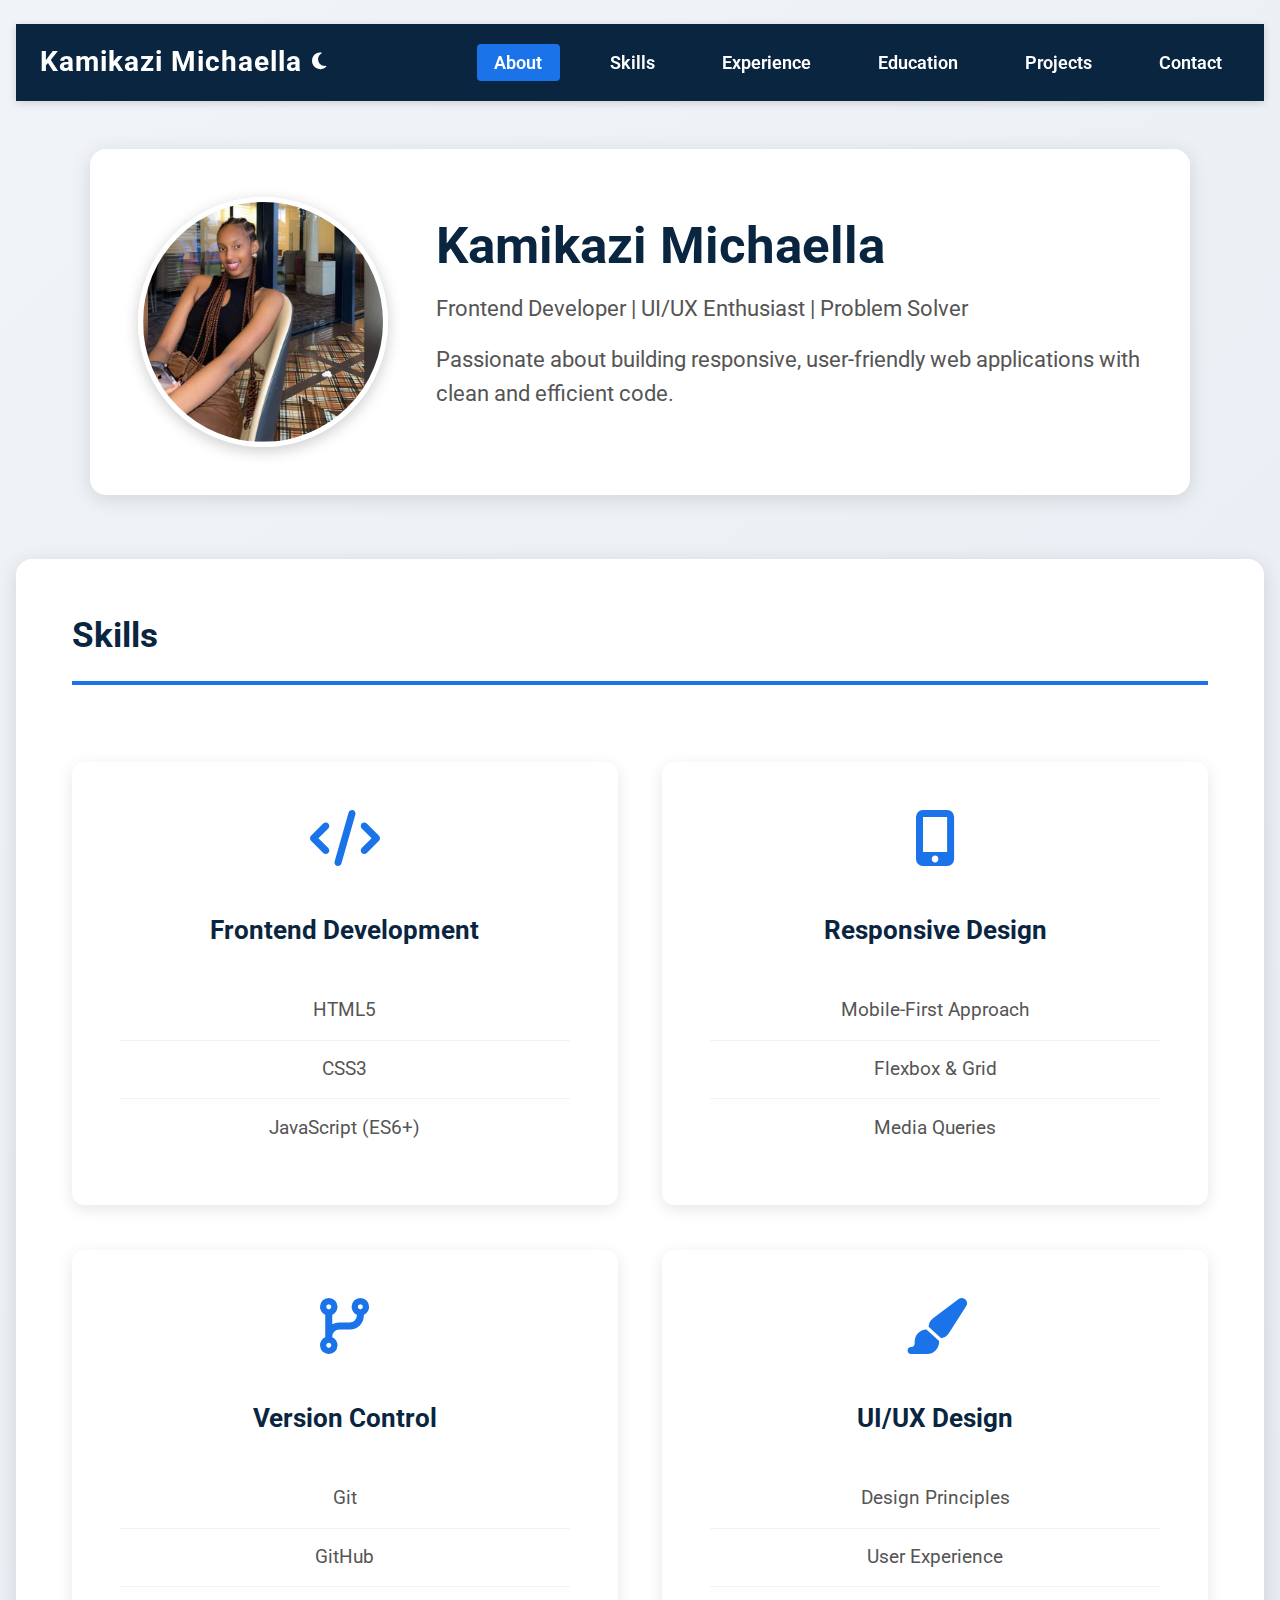
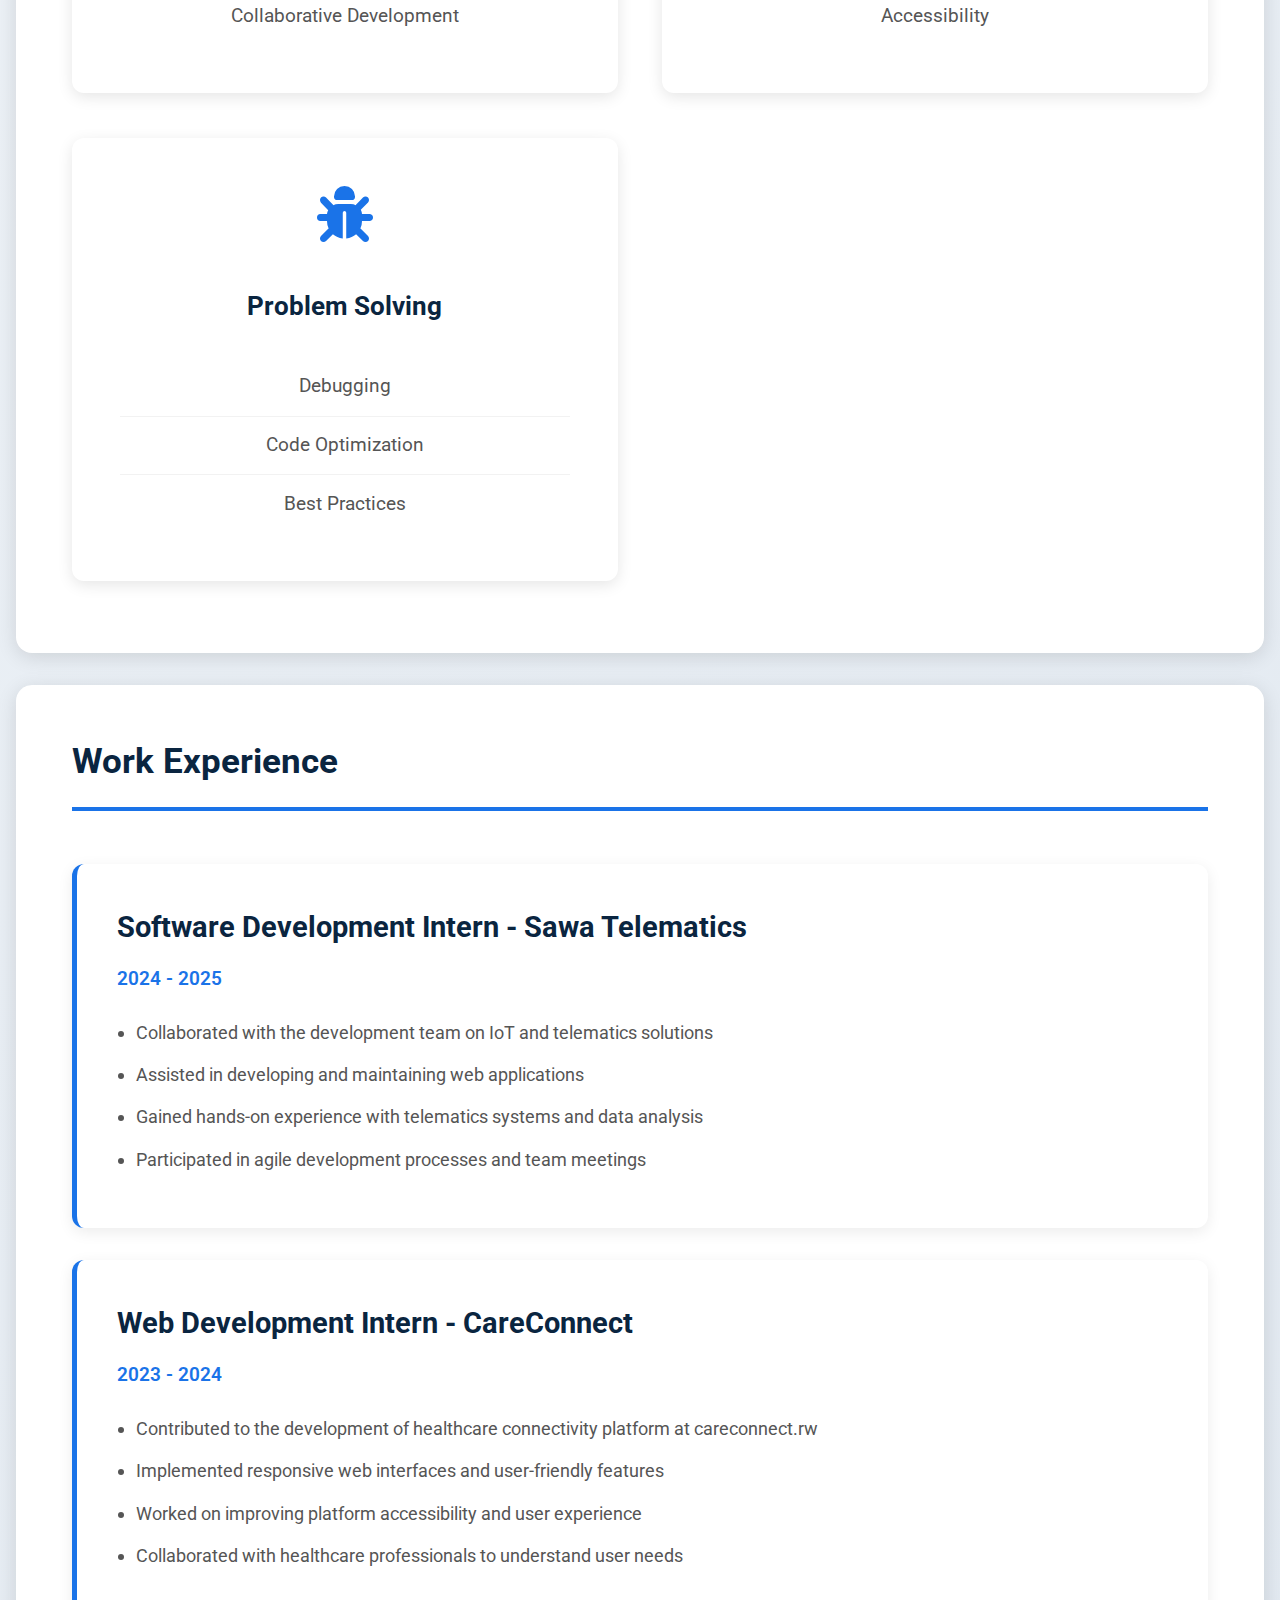
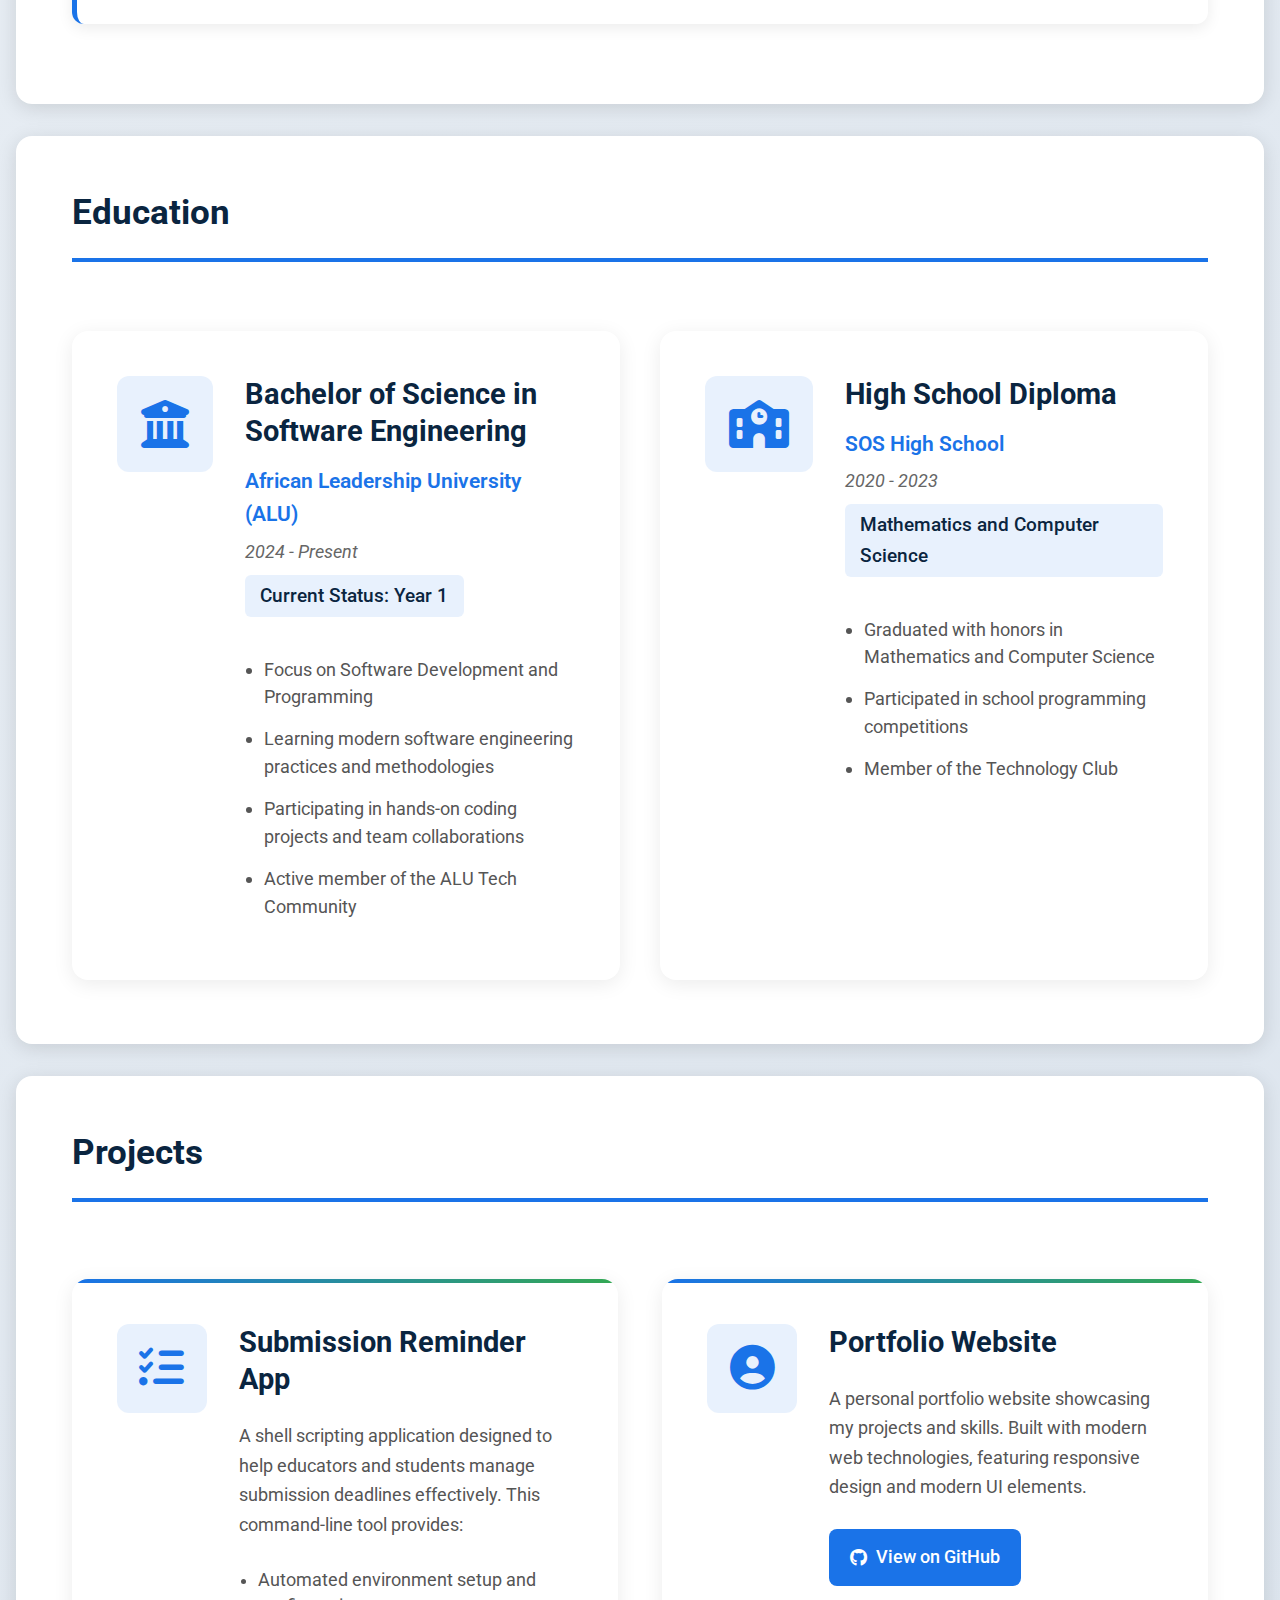
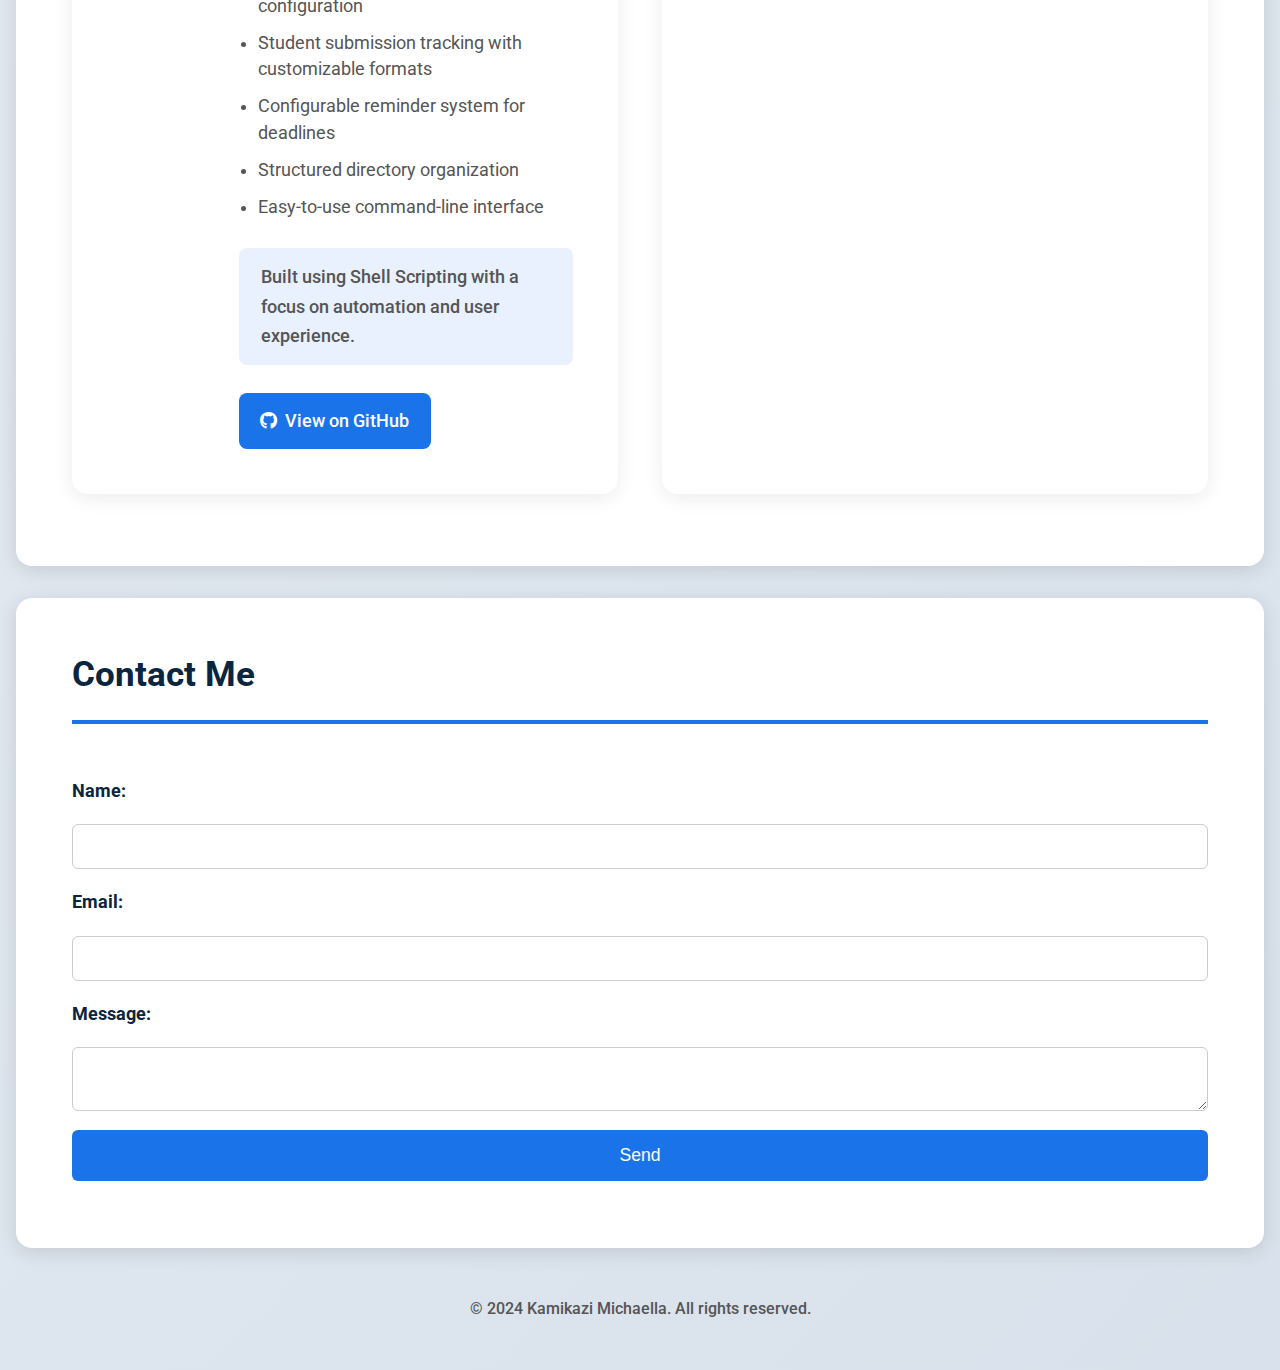
<file: index.html>
<!DOCTYPE html>
<html lang="en">
<head>
    <meta charset="UTF-8" />
    <meta name="viewport" content="width=device-width, initial-scale=1" />
    <meta name="description" content="Kamikazi Michaella - Software Engineer Portfolio" />
    <title>Kamikazi Michaella - Portfolio</title>
    <link rel="stylesheet" href="https://cdnjs.cloudflare.com/ajax/libs/font-awesome/6.4.0/css/all.min.css" />
    <link rel="stylesheet" href="styles.css" />
</head>
<body>
    <header>
        <div class="container">
            <div class="logo">Kamikazi Michaella</div>
            <div class="nav-controls">
                <button class="theme-toggle" aria-label="Toggle theme">
                    <i class="fas fa-moon"></i>
                </button>
                <button class="nav-toggle" aria-label="Toggle navigation">
                    <span class="hamburger"></span>
                </button>
            </div>
            <nav class="nav">
                <ul class="nav-list">
                    <li><a href="#about" class="active">About</a></li>
                    <li><a href="#skills">Skills</a></li>
                    <li><a href="#experience">Experience</a></li>
                    <li><a href="#education">Education</a></li>
                    <li><a href="#projects">Projects</a></li>
                    <li><a href="#contact">Contact</a></li>
                </ul>
            </nav>
        </div>
    </header>

    <main>
        <section id="about" class="hero">
            <img src="image.png" alt="Profile Photo" />
            <div class="intro">
                <h1>Kamikazi Michaella</h1>
                <p>Frontend Developer | UI/UX Enthusiast | Problem Solver</p>
                <p>Passionate about building responsive, user-friendly web applications with clean and efficient code.</p>
            </div>
        </section>

        <section id="skills" class="section">
            <h2>Skills</h2>
            <div class="skills-grid">
                <div class="skill-card">
                    <i class="fas fa-code"></i>
                    <h3>Frontend Development</h3>
                    <ul>
                        <li>HTML5</li>
                        <li>CSS3</li>
                        <li>JavaScript (ES6+)</li>
                    </ul>
                </div>
                
                <div class="skill-card">
                    <i class="fas fa-mobile-alt"></i>
                    <h3>Responsive Design</h3>
                    <ul>
                        <li>Mobile-First Approach</li>
                        <li>Flexbox & Grid</li>
                        <li>Media Queries</li>
                    </ul>
                </div>

                <div class="skill-card">
                    <i class="fas fa-code-branch"></i>
                    <h3>Version Control</h3>
                    <ul>
                        <li>Git</li>
                        <li>GitHub</li>
                        <li>Collaborative Development</li>
                    </ul>
                </div>

                <div class="skill-card">
                    <i class="fas fa-paint-brush"></i>
                    <h3>UI/UX Design</h3>
                    <ul>
                        <li>Design Principles</li>
                        <li>User Experience</li>
                        <li>Accessibility</li>
                    </ul>
                </div>

                <div class="skill-card">
                    <i class="fas fa-bug"></i>
                    <h3>Problem Solving</h3>
                    <ul>
                        <li>Debugging</li>
                        <li>Code Optimization</li>
                        <li>Best Practices</li>
                    </ul>
                </div>
            </div>
        </section>

        <section id="experience" class="section">
            <h2>Work Experience</h2>
            <article class="experience-card">
                <h3>Software Development Intern - Sawa Telematics</h3>
                <p><em>2024 - 2025</em></p>
                <ul>
                    <li>Collaborated with the development team on IoT and telematics solutions</li>
                    <li>Assisted in developing and maintaining web applications</li>
                    <li>Gained hands-on experience with telematics systems and data analysis</li>
                    <li>Participated in agile development processes and team meetings</li>
                </ul>
            </article>
            <article class="experience-card">
                <h3>Web Development Intern - CareConnect</h3>
                <p><em>2023 - 2024</em></p>
                <ul>
                    <li>Contributed to the development of healthcare connectivity platform at careconnect.rw</li>
                    <li>Implemented responsive web interfaces and user-friendly features</li>
                    <li>Worked on improving platform accessibility and user experience</li>
                    <li>Collaborated with healthcare professionals to understand user needs</li>
                </ul>
            </article>
        </section>

        <section id="education" class="section">
            <h2>Education</h2>
            <div class="education-cards">
                <article class="education-card">
                    <div class="education-icon">
                        <i class="fas fa-university"></i>
                    </div>
                    <div class="education-content">
                        <h3>Bachelor of Science in Software Engineering</h3>
                        <p class="institution">African Leadership University (ALU)</p>
                        <p class="period"><em>2024 - Present</em></p>
                        <p class="status">Current Status: Year 1</p>
                        <ul>
                            <li>Focus on Software Development and Programming</li>
                            <li>Learning modern software engineering practices and methodologies</li>
                            <li>Participating in hands-on coding projects and team collaborations</li>
                            <li>Active member of the ALU Tech Community</li>
                        </ul>
                    </div>
                </article>

                <article class="education-card">
                    <div class="education-icon">
                        <i class="fas fa-school"></i>
                    </div>
                    <div class="education-content">
                        <h3>High School Diploma</h3>
                        <p class="institution">SOS High School</p>
                        <p class="period"><em>2020 - 2023</em></p>
                        <p class="specialization">Mathematics and Computer Science</p>
                        <ul>
                            <li>Graduated with honors in Mathematics and Computer Science</li>
                            <li>Participated in school programming competitions</li>
                            <li>Member of the Technology Club</li>
                        </ul>
                    </div>
                </article>
            </div>
        </section>

        <section id="projects" class="section">
            <h2>Projects</h2>
            <div class="projects-grid">
                <article class="project-card">
                    <div class="project-icon">
                        <i class="fas fa-tasks"></i>
                    </div>
                    <div class="project-content">
                        <h3>Submission Reminder App</h3>
                        <p>A shell scripting application designed to help educators and students manage submission deadlines effectively. This command-line tool provides:</p>
                        <ul class="project-features">
                            <li>Automated environment setup and configuration</li>
                            <li>Student submission tracking with customizable formats</li>
                            <li>Configurable reminder system for deadlines</li>
                            <li>Structured directory organization</li>
                            <li>Easy-to-use command-line interface</li>
                        </ul>
                        <p class="project-tech-note">Built using Shell Scripting with a focus on automation and user experience.</p>
                        <div class="project-links">
                            <a href="https://github.com/kamikazi-michaella/submission_reminder_app_kamikazi-michaella" target="_blank" rel="noopener noreferrer">
                                <i class="fab fa-github"></i> View on GitHub
                            </a>
                        </div>
                    </div>
                </article>

                <article class="project-card">
                    <div class="project-icon">
                        <i class="fas fa-user-circle"></i>
                    </div>
                    <div class="project-content">
                        <h3>Portfolio Website</h3>
                        <p>A personal portfolio website showcasing my projects and skills. Built with modern web technologies, featuring responsive design and modern UI elements.</p>
                        <div class="project-links">
                            <a href="https://github.com/kamikazi-michaella/portofolio" target="_blank" rel="noopener noreferrer">
                                <i class="fab fa-github"></i> View on GitHub
                            </a>
                        </div>
                    </div>
                </article>
            </div>
        </section>

        <section id="contact" class="section">
            <h2>Contact Me</h2>
            <form id="contact-form" novalidate>
                <label for="name">Name:</label>
                <input type="text" id="name" name="name" required minlength="2" />
                
                <label for="email">Email:</label>
                <input type="email" id="email" name="email" required />
                
                <label for="message">Message:</label>
                <textarea id="message" name="message" required minlength="10"></textarea>
                
                <button type="submit">Send</button>
                <p id="form-message" aria-live="polite"></p>
            </form>
        </section>
    </main>

    <footer>
        <p>&copy; 2024 Kamikazi Michaella. All rights reserved.</p>
    </footer>

    <script src="scripts.js"></script>
</body>
</html>
</file>
<file: styles.css>
/* Import Google Fonts */
@import url('https://fonts.googleapis.com/css2?family=Roboto:wght@400;700&display=swap');

/* General Reset and Base Styles */
* {
    box-sizing: border-box;
    margin: 0;
    padding: 0;
}

body {
    font-family: 'Roboto', 'Segoe UI', Tahoma, Geneva, Verdana, sans-serif;
    line-height: 1.6;
    color: #222;
    background: linear-gradient(135deg, #f0f4f8, #d9e2ec);
    padding: 1.5em 1em;
    min-height: 100vh;
}

/* Links */
a {
    color: #1a73e8;
    text-decoration: none;
    transition: color 0.3s ease;
}

a:hover,
a:focus {
    color: #0049b7;
    text-decoration: underline;
}

/* Container */
.container {
    max-width: 1300px;
    margin: 0 auto;
    padding: 0 1.5em;
}

/* Header and Navigation */
header {
    background-color: #0a2540;
    position: sticky;
    top: 0;
    z-index: 1000;
    box-shadow: 0 2px 8px rgba(0,0,0,0.15);
}

.container {
    display: flex;
    justify-content: space-between;
    align-items: center;
    padding: 1em 1.5em;
}

.logo {
    font-size: 1.75em;
    font-weight: 700;
    color: white;
    letter-spacing: 1px;
}

.nav-controls {
    display: flex;
    align-items: center;
    gap: 1em;
}

.theme-toggle,
.nav-toggle {
    background: none;
    border: none;
    color: white;
    cursor: pointer;
    padding: 0.5em;
    font-size: 1.2em;
    transition: color 0.3s ease;
}

.theme-toggle:hover,
.nav-toggle:hover {
    color: #1a73e8;
}

.hamburger {
    display: block;
    width: 24px;
    height: 2px;
    background: white;
    position: relative;
    transition: background 0.3s ease;
}

.hamburger::before,
.hamburger::after {
    content: '';
    position: absolute;
    left: 0;
    width: 100%;
    height: 2px;
    background: white;
    transition: transform 0.3s ease;
}

.hamburger::before {
    top: -6px;
}

.hamburger::after {
    bottom: -6px;
}

.nav {
    margin-left: auto;
}

.nav-list {
    display: flex;
    list-style: none;
    gap: 2em;
}

.nav-list a {
    color: white;
    text-decoration: none;
    font-weight: 600;
    font-size: 1.1em;
    padding: 0.5em 1em;
    border-radius: 4px;
    transition: background-color 0.3s ease;
}

.nav-list a:hover,
.nav-list a.active {
    background-color: #1a73e8;
}

/* General Navbar Styles */
.navbar {
    display: flex;
    justify-content: space-between;
    align-items: center;
    background-color: #0a2540;
    color: white;
    padding: 1em 1.5em;
    position: sticky;
    top: 0;
    z-index: 1000;
    box-shadow: 0 2px 8px rgba(0,0,0,0.15);
}

.logo {
    font-size: 1.75em;
    font-weight: 700;
    letter-spacing: 1px;
    font-family: 'Roboto', sans-serif;
}

.nav-links {
    list-style: none;
    display: flex;
    gap: 2em;
    transition: transform 0.3s ease-in-out, right 0.3s ease-in-out;
}

.nav-links li a {
    color: white;
    font-weight: 600;
    font-size: 1.1em;
    padding: 0.25em 0.5em;
    border-radius: 4px;
    transition: background-color 0.3s ease;
}

.nav-links li a:hover,
.nav-links li a:focus {
    background-color: #1a73e8;
    outline: none;
}

/* Nav toggle button for mobile */
.nav-toggle {
    display: none;
    font-size: 2em;
    background: none;
    border: none;
    color: white;
    cursor: pointer;
    transition: color 0.3s ease;
}

.nav-toggle:hover,
.nav-toggle:focus {
    color: #1a73e8;
}

/* Hero Section */
.hero {
    max-width: 1100px;
    margin: 3em auto 4em auto;
    background-color: white;
    border-radius: 16px;
    box-shadow: 0 4px 20px rgba(0,0,0,0.12);
    padding: 3em;
    display: flex;
    align-items: center;
    gap: 3em;
    flex-wrap: wrap;
}

.hero img {
    width: 250px;
    height: 250px;
    border-radius: 50%;
    object-fit: cover;
    box-shadow: 0 4px 15px rgba(0,0,0,0.2);
    border: 5px solid white;
    transition: transform 0.3s ease;
}

.hero img:hover {
    transform: scale(1.02);
}

.hero .intro {
    flex: 1 1 400px;
}

.hero .intro h1 {
    font-size: 3.2em;
    margin-bottom: 0.3em;
    color: #0a2540;
    line-height: 1.2;
}

.hero .intro p {
    font-size: 1.4em;
    color: #555;
    line-height: 1.5;
    margin-bottom: 0.8em;
}

/* Section Styles */
.section {
    background-color: white;
    margin: 2em auto;
    padding: 3em 3.5em;
    max-width: 1300px;
    border-radius: 16px;
    box-shadow: 0 4px 20px rgba(0,0,0,0.12);
}

.section h2 {
    font-size: 2.2em;
    margin-bottom: 1.5em;
    color: #0a2540;
    border-bottom: 4px solid #1a73e8;
    padding-bottom: 0.5em;
    font-weight: 700;
}

/* Form Styles */
form {
    display: flex;
    flex-direction: column;
    gap: 1.2em;
}

label {
    font-weight: 700;
    font-size: 1.1em;
    color: #0a2540;
}

input[type="text"],
input[type="email"],
textarea {
    padding: 0.75em;
    border: 1px solid #ccc;
    border-radius: 6px;
    font-size: 1em;
    font-family: inherit;
    resize: vertical;
    transition: border-color 0.3s ease;
}

input[type="text"]:focus,
input[type="email"]:focus,
textarea:focus {
    border-color: #1a73e8;
    outline: none;
}

button[type="submit"] {
    background-color: #1a73e8;
    color: white;
    border: none;
    padding: 0.85em;
    font-size: 1.1em;
    border-radius: 6px;
    cursor: pointer;
    transition: background-color 0.3s ease, box-shadow 0.3s ease;
}

button[type="submit"]:hover,
button[type="submit"]:focus {
    background-color: #0049b7;
    box-shadow: 0 0 8px rgba(26, 115, 232, 0.7);
    outline: none;
}

/* Skills Section Styles */
.skills-grid {
    display: grid;
    grid-template-columns: repeat(auto-fit, minmax(350px, 1fr));
    gap: 2.8em;
    padding: 1.5em 0;
}

.skill-card {
    background: white;
    border-radius: 12px;
    padding: 3em;
    text-align: center;
    box-shadow: 0 4px 15px rgba(0,0,0,0.1);
    transition: transform 0.3s ease, box-shadow 0.3s ease;
    min-height: 300px;
}

.skill-card:hover {
    transform: translateY(-5px);
    box-shadow: 0 8px 25px rgba(0,0,0,0.15);
}

.skill-card i {
    font-size: 3.5em;
    color: #1a73e8;
    margin-bottom: 0.8em;
}

.skill-card h3 {
    color: #0a2540;
    font-size: 1.6em;
    margin-bottom: 1.2em;
}

.skill-card ul {
    list-style: none;
    padding: 0;
}

.skill-card li {
    color: #555;
    padding: 0.7em 0;
    font-size: 1.2em;
    border-bottom: 1px solid rgba(0,0,0,0.05);
}

.skill-card li:last-child {
    border-bottom: none;
}

/* Experience Cards */
.experience-card {
    background: white;
    border-radius: 12px;
    padding: 2.5em;
    margin-bottom: 2em;
    box-shadow: 0 4px 15px rgba(0,0,0,0.08);
    border-left: 5px solid #1a73e8;
    transition: transform 0.3s ease, box-shadow 0.3s ease;
}

.experience-card:hover {
    transform: translateX(10px);
    box-shadow: 0 6px 20px rgba(0,0,0,0.12);
}

.experience-card h3 {
    font-size: 1.8em;
    color: #0a2540;
    margin-bottom: 0.5em;
}

.experience-card p em {
    color: #1a73e8;
    font-size: 1.2em;
    font-style: normal;
    font-weight: 600;
}

.experience-card ul {
    margin-top: 1.5em;
    padding-left: 1.2em;
}

.experience-card li {
    color: #555;
    font-size: 1.15em;
    margin-bottom: 0.8em;
    line-height: 1.5;
}

/* Education Section Styles */
.education-cards {
    display: grid;
    grid-template-columns: repeat(auto-fit, minmax(400px, 1fr));
    gap: 2.5em;
    padding: 1em 0;
}

.education-card {
    background: white;
    border-radius: 16px;
    padding: 2.8em;
    box-shadow: 0 4px 20px rgba(0,0,0,0.08);
    display: flex;
    gap: 2em;
    transition: transform 0.3s ease, box-shadow 0.3s ease;
}

.education-card:hover {
    transform: translateY(-8px);
    box-shadow: 0 8px 30px rgba(0,0,0,0.15);
}

.education-icon {
    flex-shrink: 0;
}

.education-icon i {
    font-size: 3em;
    color: #1a73e8;
    background: rgba(26, 115, 232, 0.1);
    padding: 0.5em;
    border-radius: 12px;
}

.education-content {
    flex: 1;
}

.education-content h3 {
    font-size: 1.8em;
    color: #0a2540;
    margin-bottom: 0.5em;
    line-height: 1.3;
}

.education-content .institution {
    font-size: 1.3em;
    color: #1a73e8;
    font-weight: 600;
    margin-bottom: 0.3em;
}

.education-content .period {
    font-size: 1.1em;
    color: #666;
    margin-bottom: 0.5em;
}

.education-content .status,
.education-content .specialization {
    font-size: 1.2em;
    color: #0a2540;
    font-weight: 500;
    margin-bottom: 1em;
    padding: 0.3em 0.8em;
    background: rgba(26, 115, 232, 0.1);
    border-radius: 6px;
    display: inline-block;
}

.education-content ul {
    margin-top: 1.2em;
    padding-left: 1.2em;
}

.education-content li {
    color: #555;
    font-size: 1.15em;
    margin-bottom: 0.8em;
    line-height: 1.5;
}

/* Projects Section Styles */
.projects-grid {
    display: grid;
    grid-template-columns: repeat(auto-fit, minmax(450px, 1fr));
    gap: 2.8em;
    padding: 1.5em 0;
}

.project-card {
    background: white;
    border-radius: 16px;
    padding: 2.8em;
    box-shadow: 0 4px 20px rgba(0,0,0,0.08);
    display: flex;
    gap: 2em;
    transition: all 0.3s ease;
    position: relative;
    overflow: hidden;
}

.project-card::before {
    content: '';
    position: absolute;
    top: 0;
    left: 0;
    width: 100%;
    height: 4px;
    background: linear-gradient(90deg, #1a73e8, #34a853);
}

.project-card:hover {
    transform: translateY(-8px);
    box-shadow: 0 8px 30px rgba(0,0,0,0.15);
}

.project-icon {
    flex-shrink: 0;
}

.project-icon i {
    font-size: 2.8em;
    color: #1a73e8;
    background: rgba(26, 115, 232, 0.1);
    padding: 0.5em;
    border-radius: 12px;
}

.project-content {
    flex: 1;
}

.project-content h3 {
    font-size: 1.8em;
    color: #0a2540;
    margin-bottom: 0.8em;
    line-height: 1.3;
}

.project-content p {
    font-size: 1.15em;
    color: #555;
    line-height: 1.6;
    margin-bottom: 1.5em;
}

.project-links {
    display: flex;
    gap: 1.5em;
}

.project-links a {
    display: inline-flex;
    align-items: center;
    gap: 0.5em;
    padding: 0.8em 1.2em;
    border-radius: 8px;
    font-size: 1.1em;
    font-weight: 500;
    transition: all 0.3s ease;
    background: #1a73e8;
    color: white;
}

.project-links a:hover {
    transform: translateY(-2px);
    box-shadow: 0 4px 12px rgba(26, 115, 232, 0.2);
    text-decoration: none;
    background: #0049b7;
}

.project-features {
    list-style: disc;
    padding-left: 1.2em;
    margin: 1em 0;
}

.project-features li {
    color: #555;
    font-size: 1.1em;
    margin-bottom: 0.6em;
    line-height: 1.5;
}

.project-tech-note {
    background: rgba(26, 115, 232, 0.1);
    padding: 0.8em 1.2em;
    border-radius: 8px;
    color: #1a73e8;
    font-weight: 500;
    margin: 1.5em 0;
}

/* Footer Styles */
footer {
    text-align: center;
    margin: 3em 0 1.5em 0;
    color: #555;
    font-size: 1em;
    font-weight: 500;
}

/* Dark Theme Styles */
.dark-theme {
    background: linear-gradient(135deg, #1a1a1a, #2d3748);
    color: #e2e8f0;
}

.dark-theme .section {
    background-color: #2d3748;
    box-shadow: 0 4px 20px rgba(0,0,0,0.2);
}

.dark-theme .hero {
    background-color: #2d3748;
    box-shadow: 0 4px 20px rgba(0,0,0,0.2);
}

.dark-theme .skill-card,
.dark-theme .experience-card,
.dark-theme .education-card,
.dark-theme .project-card {
    background-color: #2d3748;
    box-shadow: 0 4px 15px rgba(0,0,0,0.2);
}

.dark-theme h1,
.dark-theme h2,
.dark-theme h3 {
    color: #e2e8f0;
}

.dark-theme .section h2 {
    border-bottom-color: #4299e1;
}

.dark-theme p,
.dark-theme li {
    color: #cbd5e0;
}

.dark-theme .skill-card i,
.dark-theme .education-icon i,
.dark-theme .project-icon i {
    color: #4299e1;
    background: rgba(66, 153, 225, 0.1);
}

.dark-theme .education-content .institution {
    color: #4299e1;
}

.dark-theme .education-content .status,
.dark-theme .education-content .specialization,
.dark-theme .project-tech-note {
    background: rgba(66, 153, 225, 0.1);
    color: #4299e1;
}

.dark-theme input,
.dark-theme textarea {
    background-color: #2d3748;
    border-color: #4a5568;
    color: #e2e8f0;
}

.dark-theme input:focus,
.dark-theme textarea:focus {
    border-color: #4299e1;
}

.dark-theme label {
    color: #e2e8f0;
}

.dark-theme .project-links a {
    background: #4299e1;
}

.dark-theme .project-links a:hover {
    background: #3182ce;
}

/* Transition for theme switch */
body,
.section,
.hero,
.skill-card,
.experience-card,
.education-card,
.project-card,
input,
textarea {
    transition: background-color 0.3s ease, color 0.3s ease, border-color 0.3s ease, box-shadow 0.3s ease;
}

/* Responsive Styles */
@media (max-width: 768px) {
    .nav-links {
        display: flex;
        flex-direction: column;
        background-color: #0a2540;
        position: fixed;
        top: 0;
        right: -250px;
        width: 250px;
        height: 100vh;
        padding-top: 80px;
        transition: right 0.3s ease-in-out;
        box-shadow: -2px 0 15px rgba(0,0,0,0.2);
        z-index: 999;
    }

    .nav-links.active {
        right: 0;
    }

    .nav-toggle {
        position: fixed;
        right: 1em;
        top: 1em;
        z-index: 1000;
    }

    .nav-links li {
        padding: 15px 25px;
        border-bottom: 1px solid rgba(255,255,255,0.1);
    }

    .nav-links li a {
        display: block;
        width: 100%;
    }

    .hero {
        margin: 2em 1em 3em 1em;
        padding: 2em;
        text-align: center;
    }

    .hero img {
        width: 280px;
        height: 280px;
        margin: 0 auto 2em auto;
    }

    .hero .intro h1 {
        font-size: 2.8em;
    }

    .hero .intro p {
        font-size: 1.3em;
    }

    .section {
        padding: 2em;
        margin: 1.5em 1em;
    }

    .skills-grid {
        grid-template-columns: repeat(auto-fit, minmax(280px, 1fr));
        gap: 2em;
    }

    .skill-card {
        padding: 2em;
        min-height: 250px;
    }

    .skill-card i {
        font-size: 2em;
    }

    .skill-card h3 {
        font-size: 1.3em;
    }

    .skill-card li {
        font-size: 1em;
    }

    .experience-card {
        padding: 1.8em;
    }

    .experience-card h3 {
        font-size: 1.5em;
    }

    .experience-card li {
        font-size: 1.1em;
    }

    .education-cards {
        grid-template-columns: 1fr;
        gap: 2em;
    }

    .education-card {
        padding: 2em;
    }

    .education-icon i {
        font-size: 2.5em;
    }

    .education-content h3 {
        font-size: 1.6em;
    }

    .education-content .institution {
        font-size: 1.2em;
    }

    .projects-grid {
        grid-template-columns: 1fr;
        gap: 2em;
    }

    .project-card {
        padding: 2em;
        flex-direction: column;
        text-align: center;
    }

    .project-icon i {
        font-size: 2.4em;
    }

    .project-content h3 {
        font-size: 1.6em;
    }

    .project-content p {
        font-size: 1.1em;
    }

    .project-links {
        flex-direction: column;
    }

    .project-features li {
        font-size: 1em;
        text-align: left;
    }

    .project-tech-note {
        font-size: 0.95em;
        padding: 0.6em 1em;
    }
}

@media (max-width: 480px) {
    body {
        padding: 1em 0.5em;
    }

    .logo {
        font-size: 1.4em;
    }

    .nav-links {
        width: 140px;
    }

    .hero {
        padding: 1.5em;
    }

    .hero img {
        width: 220px;
        height: 220px;
    }

    .hero .intro h1 {
        font-size: 2.4em;
    }

    .hero .intro p {
        font-size: 1.2em;
    }

    .section {
        padding: 1.5em;
    }

    .skills-grid {
        grid-template-columns: 1fr;
        gap: 1.5em;
    }

    .skill-card {
        padding: 1.8em;
        min-height: 220px;
    }

    .projects-grid {
        grid-template-columns: 1fr;
        gap: 2em;
    }

    .project-card {
        padding: 1.5em;
    }

    .project-tech span {
        font-size: 0.9em;
    }
}
</file>
